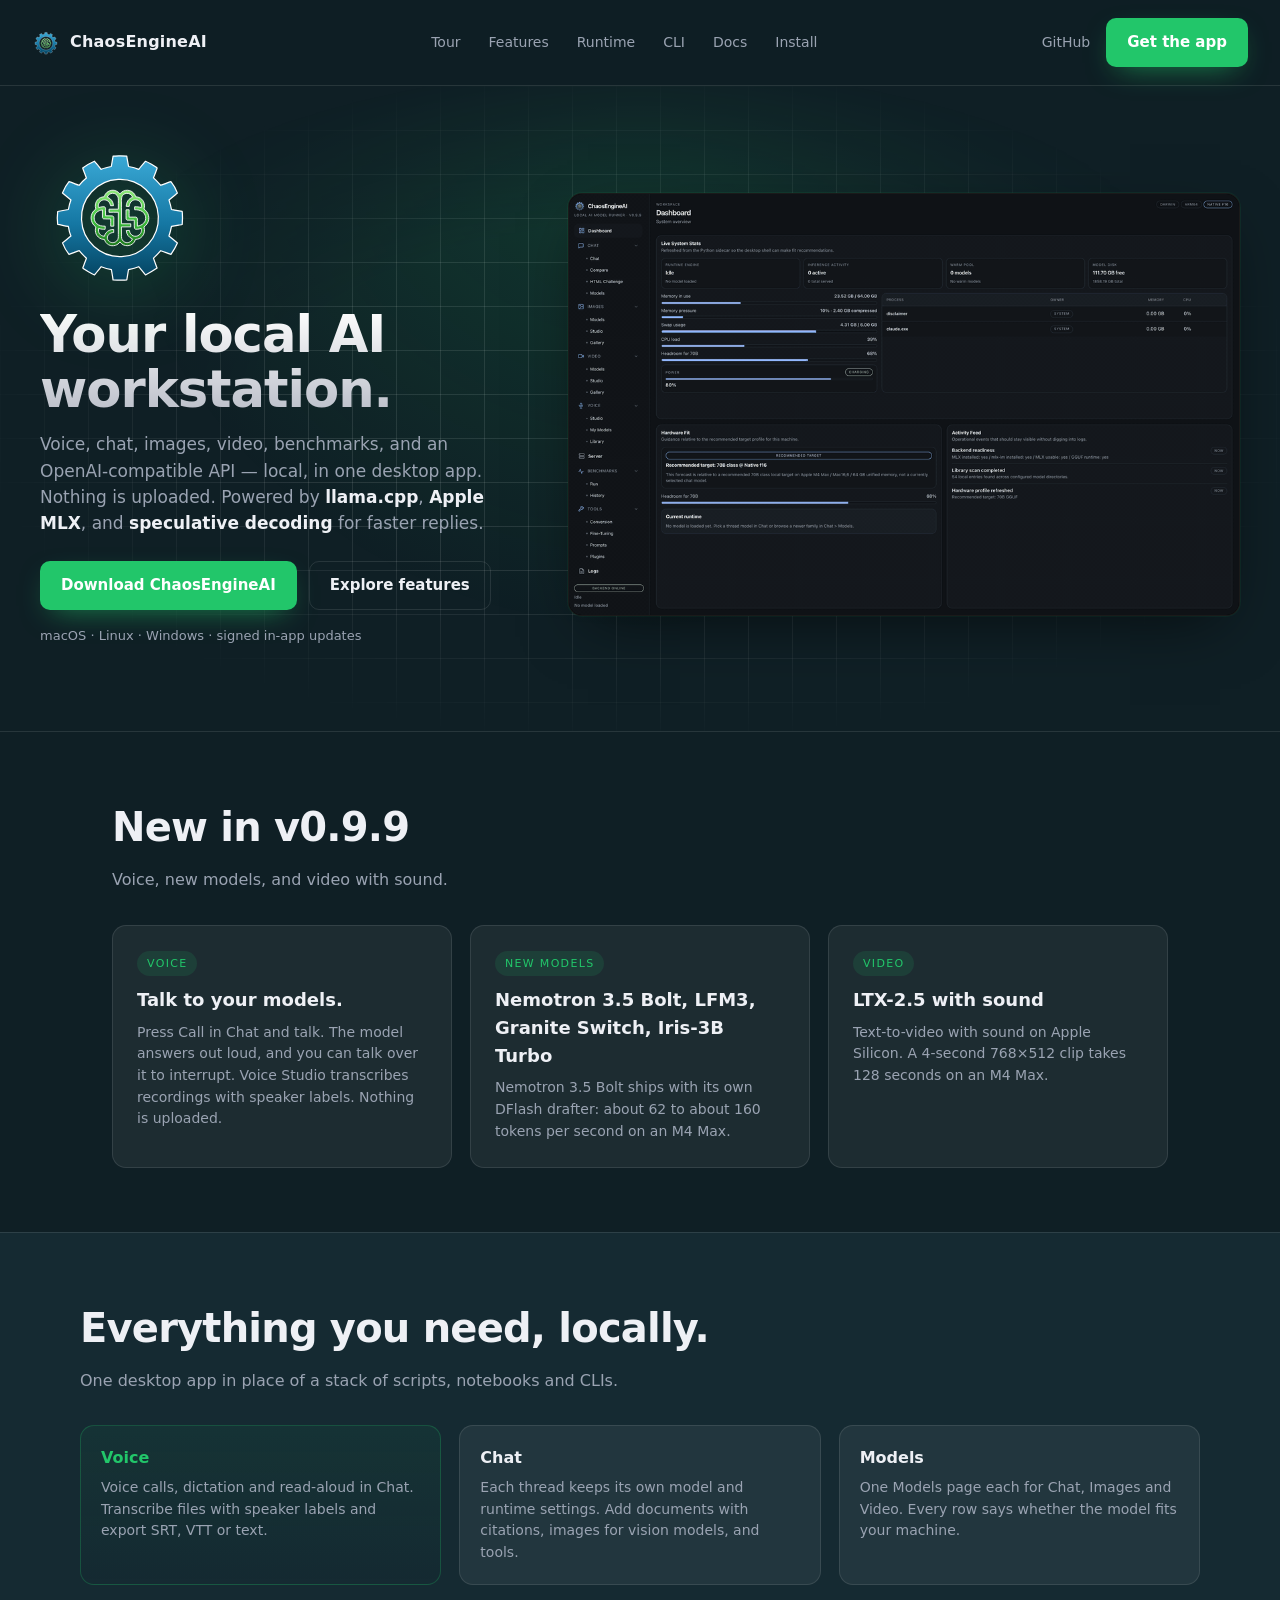
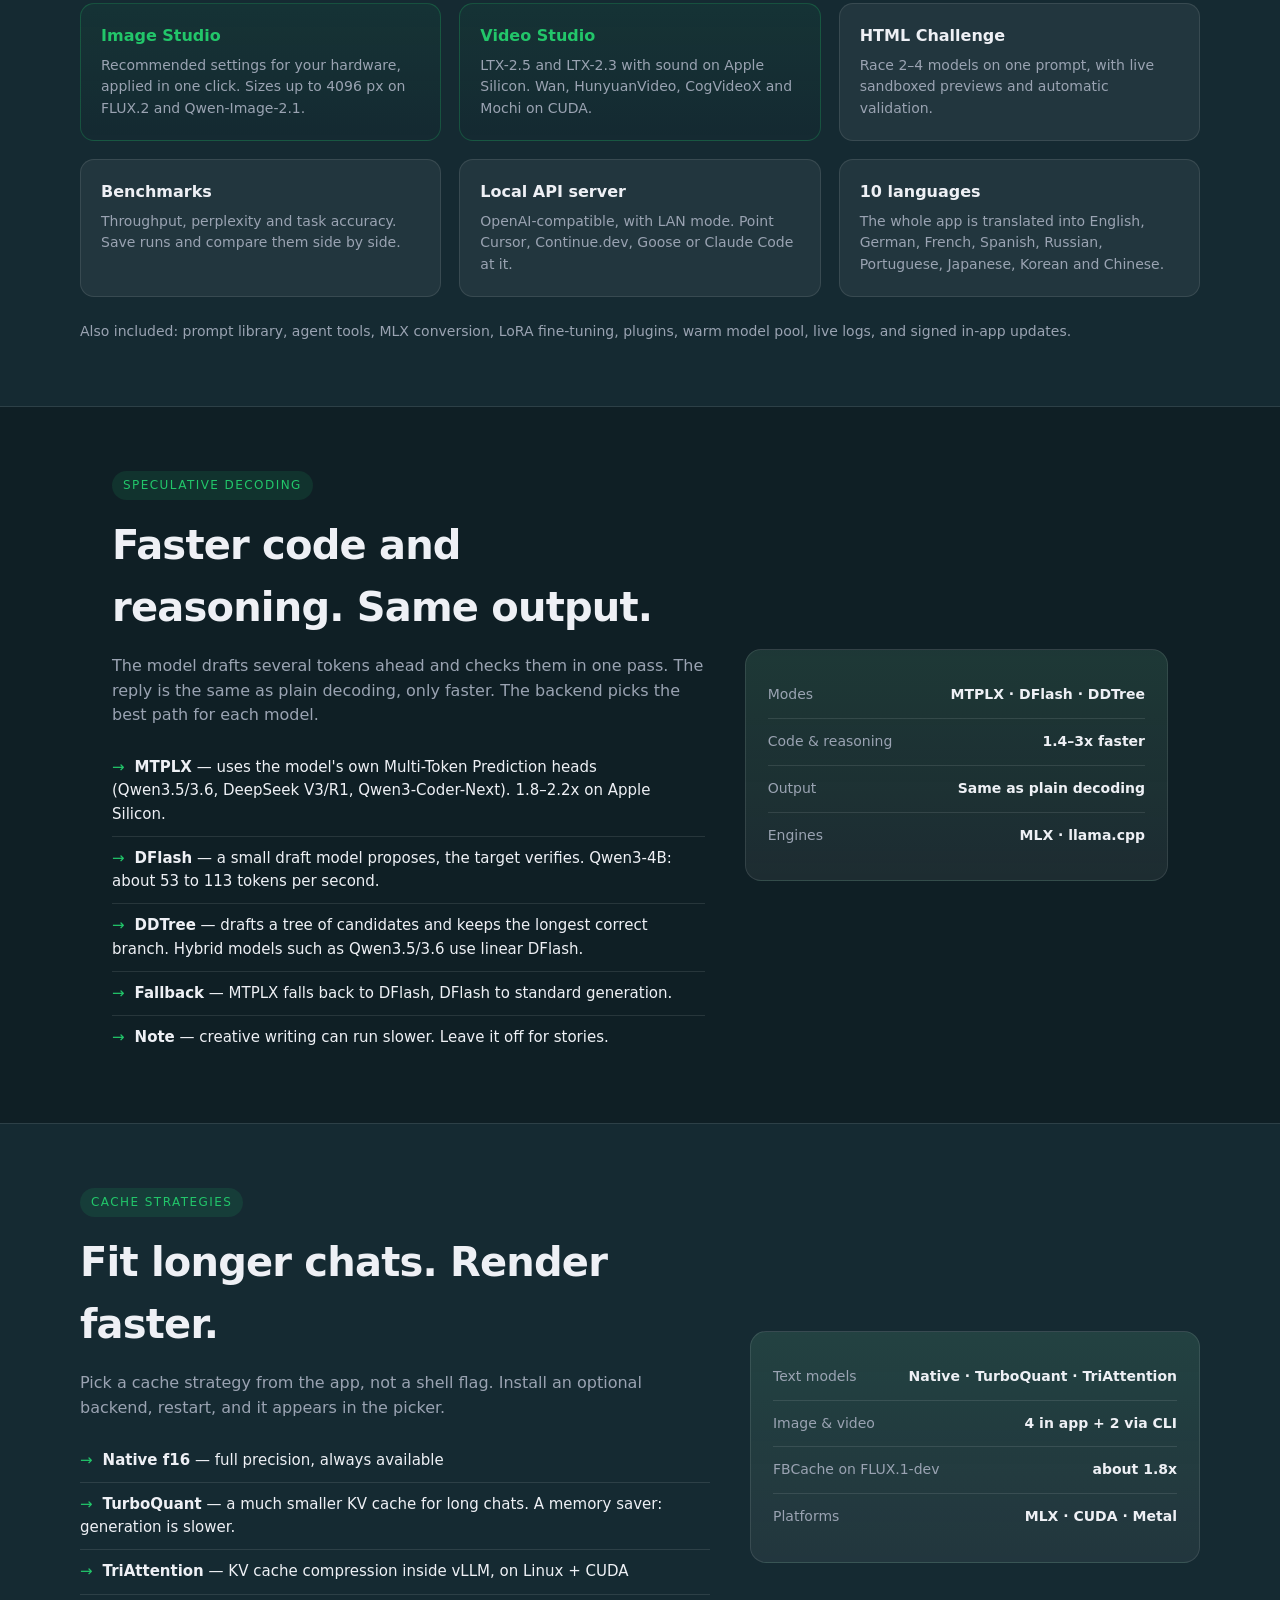
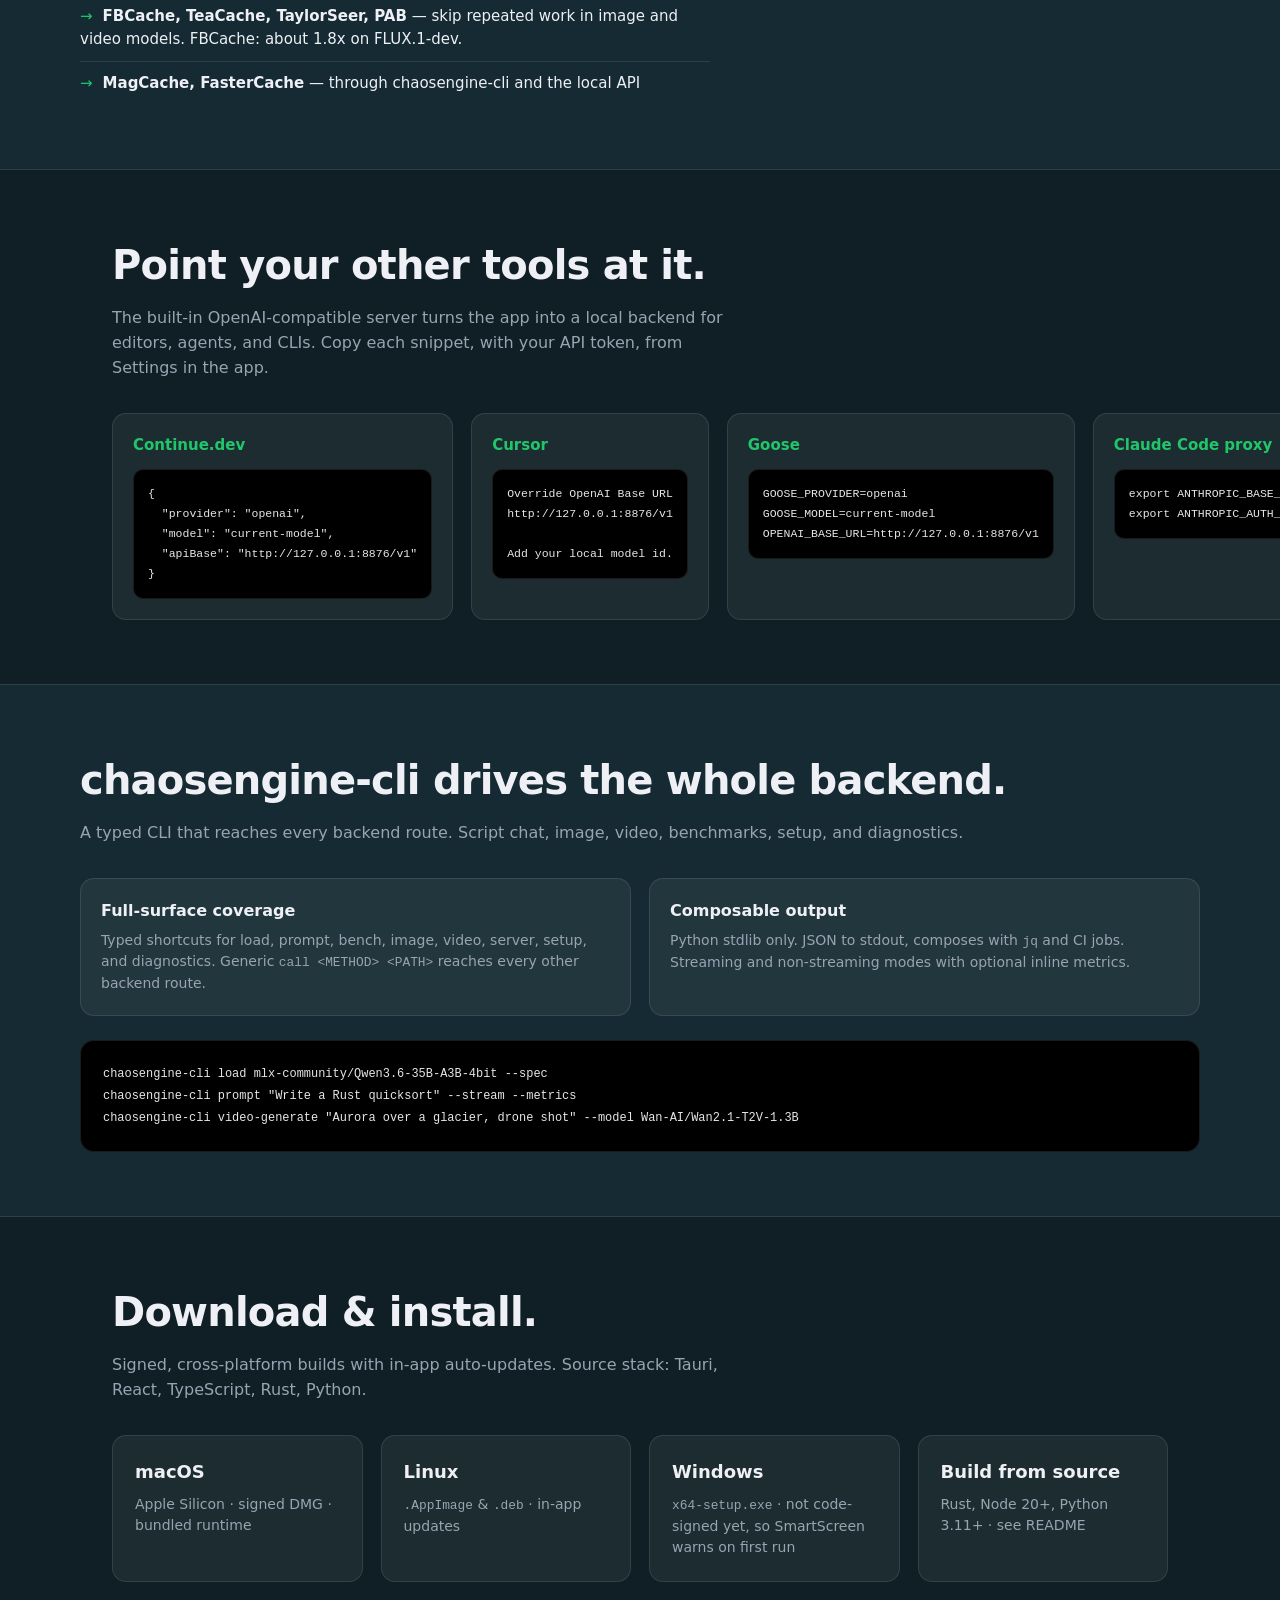
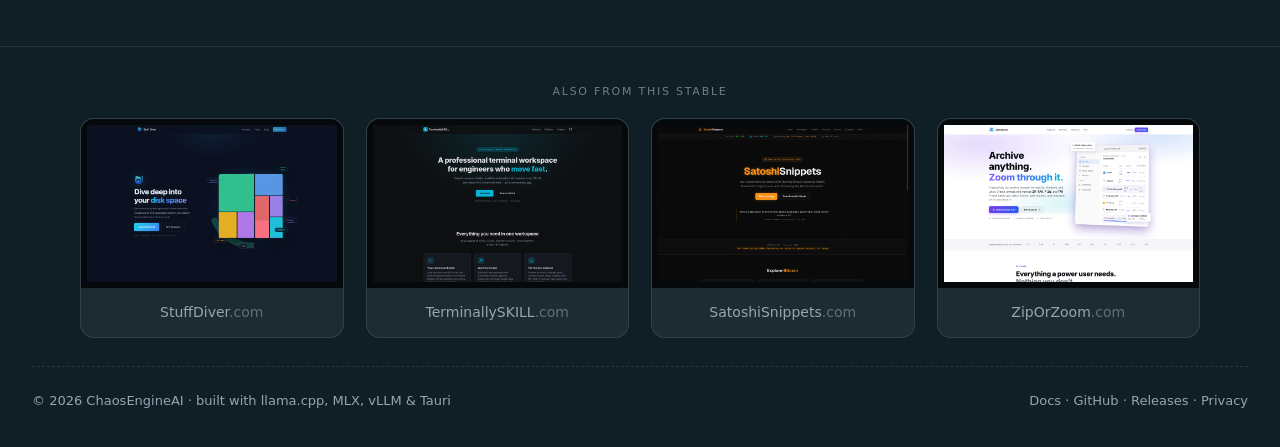
<file: index.html>
<!doctype html>
<html lang="en">
<head>
<meta charset="utf-8" />
<meta name="viewport" content="width=device-width,initial-scale=1" />
<title>ChaosEngineAI | Local AI control plane for chat, voice, images, video, and serving</title>
<meta
  name="description"
  content="ChaosEngineAI is a local-first desktop app for open-weight models. Talk to your models by voice, transcribe audio with speaker labels, chat, generate images and video (LTX with sound on Apple Silicon), benchmark, and expose an OpenAI-compatible API from one workspace. Nothing is uploaded. Speculative decoding via MTPLX, DFlash, and DDTree, plus a headless chaosengine-cli."
/>
<meta
  name="keywords"
  content="local AI, voice chat, speech to text, text to speech, transcription, speaker labels, MLX, llama.cpp, vLLM, MTPLX, MTP speculative decoding, DFlash, DDTree, speculative decoding, KV cache, image generation, video generation, LTX video, chaosengine-cli, OpenAI-compatible server"
/>
<link rel="icon" type="image/png" href="assets/logo-mark.png?v=2" />
<meta property="og:type" content="website" />
<meta property="og:title" content="ChaosEngineAI | Local AI control plane" />
<meta
  property="og:description"
  content="Voice calls, chat, image and video generation, benchmarks, prompts, plugins, and OpenAI-compatible serving from one local desktop workspace. Nothing is uploaded. DFlash and DDTree speculative decoding plus a headless CLI."
/>
<meta property="og:url" content="https://chaosengineai.com/" />
<meta property="og:image" content="https://chaosengineai.com/assets/og-image.png?v=2" />
<meta property="og:image:width" content="1200" />
<meta property="og:image:height" content="630" />
<meta name="twitter:card" content="summary_large_image" />
<meta name="twitter:title" content="ChaosEngineAI | Local AI control plane" />
<meta
  name="twitter:description"
  content="Local AI workstation for voice, chat, benchmarks, image and video generation, plugins, OpenAI-compatible serving, and a headless chaosengine-cli."
/>
<meta name="twitter:image" content="https://chaosengineai.com/assets/og-image.png?v=2" />
<link rel="stylesheet" href="styles.css?v=22" />
<script defer src="https://stats.leveluplogic.co.uk/script.js" data-website-id="379c7647-881b-4dd5-8f11-43a58fffd038" data-domains="chaosengineai.com,www.chaosengineai.com"></script>
</head>
<body>
<header class="nav">
  <a class="brand" href="#top">
    <img src="assets/logo-mark.svg?v=2" alt="" class="brand-mark" />
    <span>ChaosEngineAI</span>
  </a>
  <nav>
    <a href="#tour">Tour</a>
    <a href="#features">Features</a>
    <a href="#runtime">Runtime</a>
    <a href="#cli">CLI</a>
    <a href="https://github.com/cryptopoly/ChaosEngineAI/tree/main/docs" target="_blank" rel="noopener">Docs</a>
    <a href="#install">Install</a>
  </nav>
  <div class="nav-actions">
    <a class="nav-link" href="https://github.com/cryptopoly/ChaosEngineAI" target="_blank" rel="noopener">GitHub</a>
    <a class="btn primary" href="#download" data-download>Get the app</a>
  </div>
</header>

<main id="top">
  <section class="hero" id="tour">
    <div class="hero-split">
      <div class="hero-text">
        <img src="assets/logo-mark.svg?v=2" alt="ChaosEngineAI" class="hero-logo" />
        <h1>Your local AI workstation.</h1>
        <p class="lede">
          Voice, chat, images, video, benchmarks, and an OpenAI-compatible API &mdash; local, in one desktop app.
          Nothing is uploaded. Powered by <strong>llama.cpp</strong>, <strong>Apple MLX</strong>,
          and <strong>speculative decoding</strong> for faster replies.
        </p>
        <div class="cta">
          <a class="btn primary" href="#download" data-download>Download ChaosEngineAI</a>
          <a class="btn ghost" href="#features">Explore features</a>
        </div>
        <p class="sub">macOS &middot; Linux &middot; Windows &middot; signed in-app updates</p>
      </div>
      <div class="hero-gif">
        <div class="tour-frame">
          <picture>
            <source media="(max-width:880px)" srcset="assets/hero-mobile.jpg" />
            <img src="assets/tour.gif" alt="ChaosEngineAI walkthrough" />
          </picture>
        </div>
      </div>
    </div>
    <div class="grid-bg" aria-hidden="true"></div>
  </section>

  <section class="section" id="whats-new">
    <h2>New in v0.9.9</h2>
    <p class="section-lede">Voice, new models, and video with sound.</p>
    <div class="proof-grid">
      <div class="proof-card">
        <span class="tag">Voice</span>
        <strong>Talk to your models.</strong>
        <p>Press Call in Chat and talk. The model answers out loud, and you can talk over it to interrupt. Voice Studio transcribes recordings with speaker labels. Nothing is uploaded.</p>
      </div>
      <div class="proof-card">
        <span class="tag">New models</span>
        <strong>Nemotron 3.5 Bolt, LFM3, Granite Switch, Iris-3B Turbo</strong>
        <p>Nemotron 3.5 Bolt ships with its own DFlash drafter: about 62 to about 160 tokens per second on an M4 Max.</p>
      </div>
      <div class="proof-card">
        <span class="tag">Video</span>
        <strong>LTX-2.5 with sound</strong>
        <p>Text-to-video with sound on Apple Silicon. A 4-second 768&times;512 clip takes 128 seconds on an M4 Max.</p>
      </div>
    </div>
  </section>

  <section id="features" class="section dark">
    <h2>Everything you need, locally.</h2>
    <p class="section-lede">One desktop app in place of a stack of scripts, notebooks and CLIs.</p>
    <div class="features">
      <div class="feature accent"><h3>Voice</h3><p>Voice calls, dictation and read-aloud in Chat. Transcribe files with speaker labels and export SRT, VTT or text.</p></div>
      <div class="feature"><h3>Chat</h3><p>Each thread keeps its own model and runtime settings. Add documents with citations, images for vision models, and tools.</p></div>
      <div class="feature"><h3>Models</h3><p>One Models page each for Chat, Images and Video. Every row says whether the model fits your machine.</p></div>
      <div class="feature accent"><h3>Image Studio</h3><p>Recommended settings for your hardware, applied in one click. Sizes up to 4096&nbsp;px on FLUX.2 and Qwen-Image-2.1.</p></div>
      <div class="feature accent"><h3>Video Studio</h3><p>LTX-2.5 and LTX-2.3 with sound on Apple Silicon. Wan, HunyuanVideo, CogVideoX and Mochi on CUDA.</p></div>
      <div class="feature"><h3>HTML Challenge</h3><p>Race 2&ndash;4 models on one prompt, with live sandboxed previews and automatic validation.</p></div>
      <div class="feature"><h3>Benchmarks</h3><p>Throughput, perplexity and task accuracy. Save runs and compare them side by side.</p></div>
      <div class="feature"><h3>Local API server</h3><p>OpenAI-compatible, with LAN mode. Point Cursor, Continue.dev, Goose or Claude Code at it.</p></div>
      <div class="feature"><h3>10 languages</h3><p>The whole app is translated into English, German, French, Spanish, Russian, Portuguese, Japanese, Korean and Chinese.</p></div>
    </div>
    <p class="also">Also included: prompt library, agent tools, MLX conversion, LoRA fine-tuning, plugins, warm model pool, live logs, and signed in-app updates.</p>
  </section>

  <section id="runtime" class="section">
    <div class="tq">
      <div>
        <span class="tag">Speculative decoding</span>
        <h2>Faster code and reasoning. Same output.</h2>
        <p>
          The model drafts several tokens ahead and checks them in one pass. The reply is the same as
          plain decoding, only faster. The backend picks the best path for each model.
        </p>
        <ul class="bullets">
          <li><strong>MTPLX</strong> &mdash; uses the model's own Multi-Token Prediction heads (Qwen3.5/3.6, DeepSeek V3/R1, Qwen3-Coder-Next). 1.8&ndash;2.2x on Apple Silicon.</li>
          <li><strong>DFlash</strong> &mdash; a small draft model proposes, the target verifies. Qwen3-4B: about 53 to 113 tokens per second.</li>
          <li><strong>DDTree</strong> &mdash; drafts a tree of candidates and keeps the longest correct branch. Hybrid models such as Qwen3.5/3.6 use linear DFlash.</li>
          <li><strong>Fallback</strong> &mdash; MTPLX falls back to DFlash, DFlash to standard generation.</li>
          <li><strong>Note</strong> &mdash; creative writing can run slower. Leave it off for stories.</li>
        </ul>
      </div>
      <div class="card">
        <div class="card-row"><span>Modes</span><strong>MTPLX &middot; DFlash &middot; DDTree</strong></div>
        <div class="card-row"><span>Code &amp; reasoning</span><strong>1.4&ndash;3x faster</strong></div>
        <div class="card-row"><span>Output</span><strong>Same as plain decoding</strong></div>
        <div class="card-row"><span>Engines</span><strong>MLX &middot; llama.cpp</strong></div>
      </div>
    </div>
  </section>

  <section class="section dark">
    <div class="tq">
      <div>
        <span class="tag">Cache strategies</span>
        <h2>Fit longer chats. Render faster.</h2>
        <p>
          Pick a cache strategy from the app, not a shell flag. Install an optional backend, restart,
          and it appears in the picker.
        </p>
        <ul class="bullets">
          <li><strong>Native f16</strong> &mdash; full precision, always available</li>
          <li><strong>TurboQuant</strong> &mdash; a much smaller KV cache for long chats. A memory saver: generation is slower.</li>
          <li><strong>TriAttention</strong> &mdash; KV cache compression inside vLLM, on Linux + CUDA</li>
          <li><strong>FBCache, TeaCache, TaylorSeer, PAB</strong> &mdash; skip repeated work in image and video models. FBCache: about 1.8x on FLUX.1-dev.</li>
          <li><strong>MagCache, FasterCache</strong> &mdash; through chaosengine-cli and the local API</li>
        </ul>
      </div>
      <div class="card">
        <div class="card-row"><span>Text models</span><strong>Native &middot; TurboQuant &middot; TriAttention</strong></div>
        <div class="card-row"><span>Image &amp; video</span><strong>4 in app + 2 via CLI</strong></div>
        <div class="card-row"><span>FBCache on FLUX.1-dev</span><strong>about 1.8x</strong></div>
        <div class="card-row"><span>Platforms</span><strong>MLX &middot; CUDA &middot; Metal</strong></div>
      </div>
    </div>
  </section>

  <section id="integrations" class="section">
    <h2>Point your other tools at it.</h2>
    <p class="section-lede">The built-in OpenAI-compatible server turns the app into a local backend for editors, agents, and CLIs. Copy each snippet, with your API token, from Settings in the app.</p>
    <div class="integration-grid">
      <div class="integration-card">
        <h3>Continue.dev</h3>
        <pre><code>{
  "provider": "openai",
  "model": "current-model",
  "apiBase": "http://127.0.0.1:8876/v1"
}</code></pre>
      </div>
      <div class="integration-card">
        <h3>Cursor</h3>
        <pre><code>Override OpenAI Base URL
http://127.0.0.1:8876/v1

Add your local model id.</code></pre>
      </div>
      <div class="integration-card">
        <h3>Goose</h3>
        <pre><code>GOOSE_PROVIDER=openai
GOOSE_MODEL=current-model
OPENAI_BASE_URL=http://127.0.0.1:8876/v1</code></pre>
      </div>
      <div class="integration-card">
        <h3>Claude Code proxy</h3>
        <pre><code>export ANTHROPIC_BASE_URL=http://127.0.0.1:8876/v1
export ANTHROPIC_AUTH_TOKEN=&lt;your-api-token&gt;</code></pre>
      </div>
    </div>
  </section>

  <section id="cli" class="section dark">
    <h2>chaosengine-cli drives the whole backend.</h2>
    <p class="section-lede">A typed CLI that reaches every backend route. Script chat, image, video, benchmarks, setup, and diagnostics.</p>
    <div class="cli-grid">
      <div class="feature">
        <h3>Full-surface coverage</h3>
        <p>Typed shortcuts for load, prompt, bench, image, video, server, setup, and diagnostics. Generic <code>call &lt;METHOD&gt; &lt;PATH&gt;</code> reaches every other backend route.</p>
      </div>
      <div class="feature">
        <h3>Composable output</h3>
        <p>Python stdlib only. JSON to stdout, composes with <code>jq</code> and CI jobs. Streaming and non-streaming modes with optional inline metrics.</p>
      </div>
    </div>
    <div class="cli-example">
      <pre><code>chaosengine-cli load mlx-community/Qwen3.6-35B-A3B-4bit --spec
chaosengine-cli prompt "Write a Rust quicksort" --stream --metrics
chaosengine-cli video-generate "Aurora over a glacier, drone shot" --model Wan-AI/Wan2.1-T2V-1.3B</code></pre>
    </div>
  </section>

  <section id="install" class="section">
    <h2 id="download">Download &amp; install.</h2>
    <p class="section-lede">Signed, cross-platform builds with in-app auto-updates. Source stack: Tauri, React, TypeScript, Rust, Python.</p>
    <div class="dl-grid dl-grid-4">
      <a class="dl-tile" href="https://github.com/cryptopoly/ChaosEngineAI/releases/latest"><h3>macOS</h3><p>Apple Silicon &middot; signed DMG &middot; bundled runtime</p></a>
      <a class="dl-tile" href="https://github.com/cryptopoly/ChaosEngineAI/releases/latest"><h3>Linux</h3><p><code>.AppImage</code> &amp; <code>.deb</code> &middot; in-app updates</p></a>
      <a class="dl-tile" href="https://github.com/cryptopoly/ChaosEngineAI/releases/latest"><h3>Windows</h3><p><code>x64-setup.exe</code> &middot; not code-signed yet, so SmartScreen warns on first run</p></a>
      <a class="dl-tile" href="https://github.com/cryptopoly/ChaosEngineAI#readme"><h3>Build from source</h3><p>Rust, Node 20+, Python 3.11+ &middot; see README</p></a>
    </div>
  </section>
</main>

<footer>
  <div class="sister-sites" data-show="true">
    <div class="sister-label">Also from this stable</div>
    <div class="sister-list" style="grid-template-columns:repeat(4,minmax(0,1fr))">
      <a href="https://stuffdiver.com" target="_blank" rel="noopener">
        <div class="sister-thumb"><img src="othersites/StuffDiver.png" alt="" loading="lazy" /></div>
        <div class="sister-name">StuffDiver<span>.com</span></div>
      </a>
      <a href="https://terminallyskill.com" target="_blank" rel="noopener">
        <div class="sister-thumb"><img src="othersites/TerminallySKILL.png" alt="" loading="lazy" /></div>
        <div class="sister-name">TerminallySKILL<span>.com</span></div>
      </a>
      <a href="https://satoshisnippets.com" target="_blank" rel="noopener">
        <div class="sister-thumb"><img src="othersites/SatoshiSnippets.png" alt="" loading="lazy" /></div>
        <div class="sister-name">SatoshiSnippets<span>.com</span></div>
      </a>
      <a href="https://ziporzoom.com" target="_blank" rel="noopener">
        <div class="sister-thumb"><img src="othersites/ZipOrZoom.png" alt="" loading="lazy" /></div>
        <div class="sister-name">ZipOrZoom<span>.com</span></div>
      </a>
    </div>
  </div>
  <div class="foot-main">
    <div>&copy; <span id="y"></span> ChaosEngineAI &middot; built with llama.cpp, MLX, vLLM &amp; Tauri</div>
    <div><a href="https://github.com/cryptopoly/ChaosEngineAI/tree/main/docs">Docs</a> &middot; <a href="https://github.com/cryptopoly/ChaosEngineAI">GitHub</a> &middot; <a href="https://github.com/cryptopoly/ChaosEngineAI/releases">Releases</a> &middot; <a href="privacy.html">Privacy</a></div>
  </div>
</footer>
<script>
  document.getElementById('y').textContent = new Date().getFullYear();
  if (new URLSearchParams(location.search).has('nositer')) {
    document.querySelector('.sister-sites')?.setAttribute('data-show','false');
  }
</script>
<script defer src="download.js?v=3"></script>
</body>
</html>
</file>
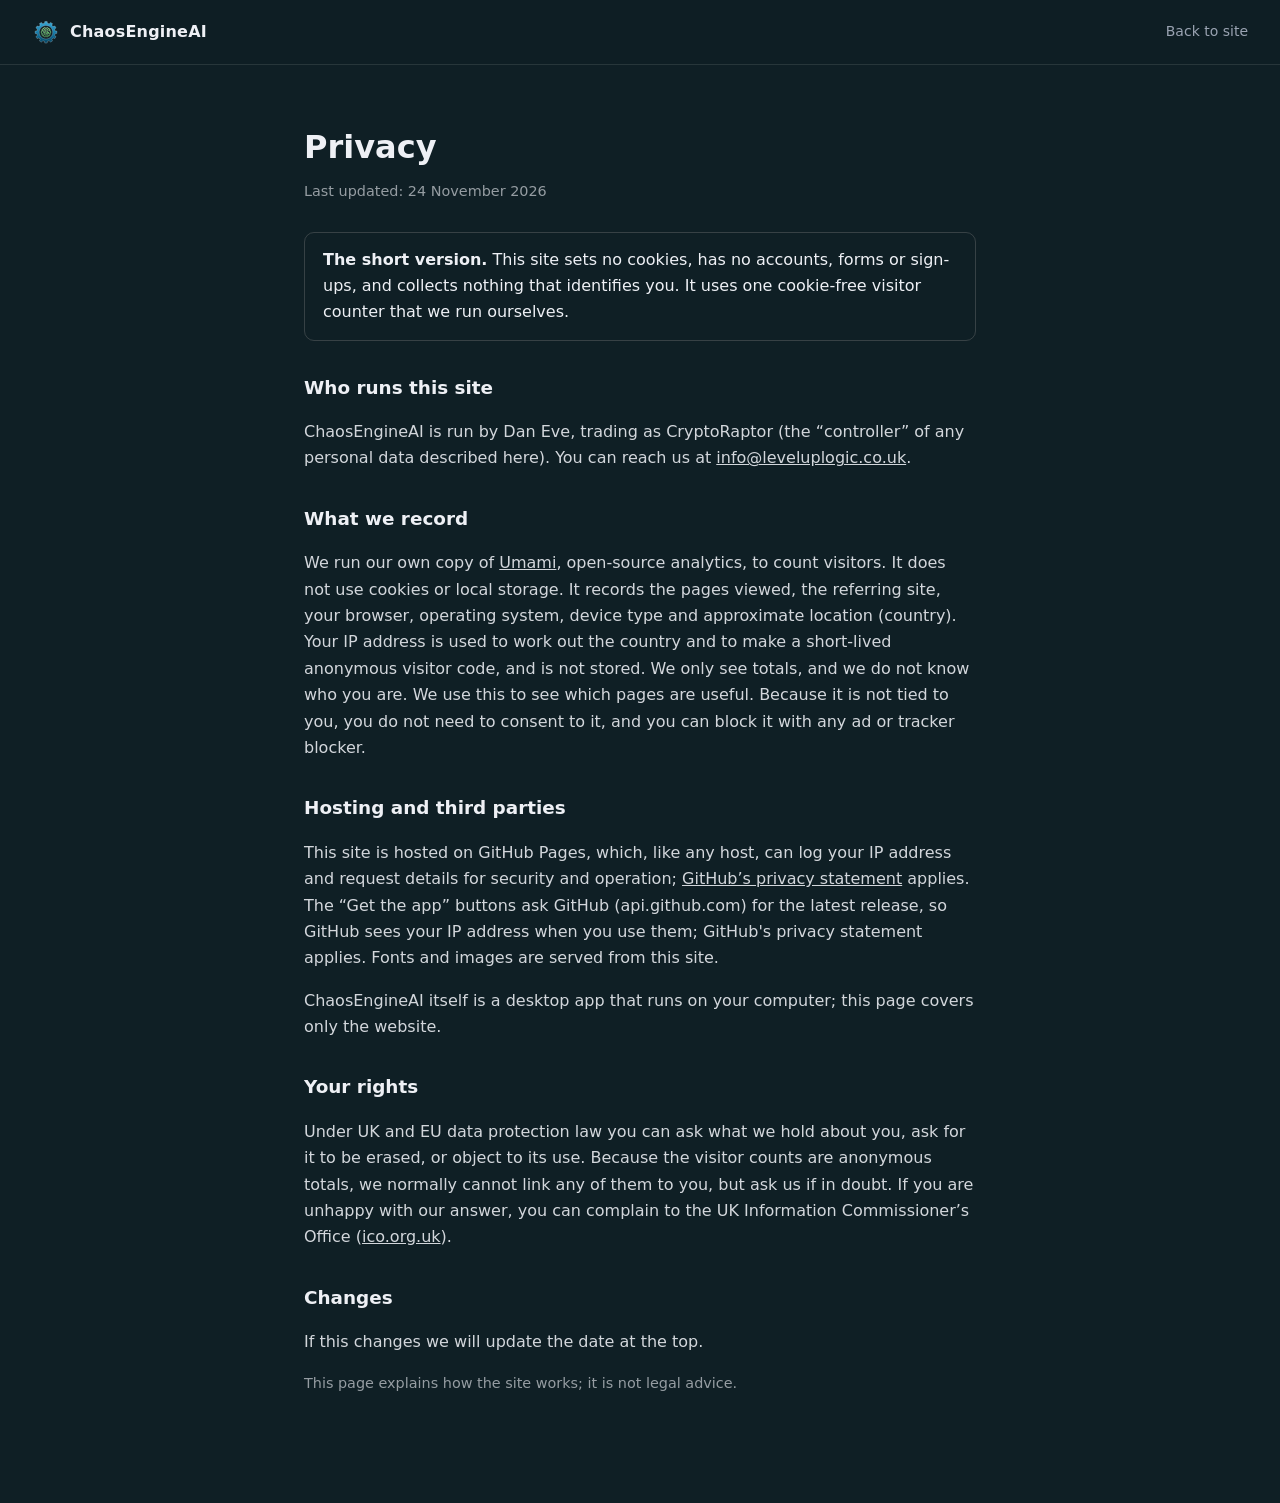
<file: privacy.html>
<!doctype html>
<html lang="en">
<head>
<meta charset="utf-8" />
<meta name="viewport" content="width=device-width,initial-scale=1" />
<title>Privacy | ChaosEngineAI</title>
<meta name="description" content="What ChaosEngineAI's website records about visits: no cookies, no accounts, one cookie-free visitor counter." />
<meta name="robots" content="index, follow" />
<link rel="icon" type="image/png" href="assets/logo-mark.png?v=2" />
<link rel="stylesheet" href="styles.css?v=22" />
<style>
.legal-page{max-width:720px;margin:0 auto;padding:56px 24px 80px;line-height:1.65}
.legal-page h1{font-size:2rem;margin:0 0 6px}
.legal-page h2{font-size:1.15rem;margin:32px 0 8px}
.legal-page p,.legal-page li{opacity:.88}
.legal-page a{text-decoration:underline}
.legal-page .meta{opacity:.6;font-size:.9rem;margin:0 0 28px}
.legal-page .box{border:1px solid rgba(128,128,128,.35);border-radius:10px;padding:14px 18px;margin:0 0 8px}
</style>
<script defer src="https://stats.leveluplogic.co.uk/script.js" data-website-id="379c7647-881b-4dd5-8f11-43a58fffd038" data-domains="chaosengineai.com,www.chaosengineai.com"></script>
</head>
<body>
<header class="nav"><a class="brand" href="index.html"><img src="assets/logo-mark.svg?v=2" alt="" class="brand-mark" /><span>ChaosEngineAI</span></a><div class="nav-actions"><a class="nav-link" href="index.html">Back to site</a></div></header>
<main class="legal-page">
<h1>Privacy</h1>
<p class="meta">Last updated: 24 November 2026</p>
<div class="box"><strong>The short version.</strong> This site sets no cookies, has no accounts, forms or sign-ups, and collects nothing that identifies you. It uses one cookie-free visitor counter that we run ourselves.</div>

<h2>Who runs this site</h2>
<p>ChaosEngineAI is run by Dan Eve, trading as CryptoRaptor (the &ldquo;controller&rdquo; of any personal data described here). You can reach us at <a href="mailto:info@leveluplogic.co.uk">info@leveluplogic.co.uk</a>.</p>

<h2>What we record</h2>
<p>We run our own copy of <a href="https://umami.is/" target="_blank" rel="noopener">Umami</a>, open-source analytics, to count visitors. It does not use cookies or local storage. It records the pages viewed, the referring site, your browser, operating system, device type and approximate location (country). Your IP address is used to work out the country and to make a short-lived anonymous visitor code, and is not stored. We only see totals, and we do not know who you are. We use this to see which pages are useful. Because it is not tied to you, you do not need to consent to it, and you can block it with any ad or tracker blocker.</p>

<h2>Hosting and third parties</h2>
<p>This site is hosted on GitHub Pages, which, like any host, can log your IP address and request details for security and operation; <a href="https://docs.github.com/en/site-policy/privacy-policies/github-general-privacy-statement" target="_blank" rel="noopener">GitHub&rsquo;s privacy statement</a> applies. The &ldquo;Get the app&rdquo; buttons ask GitHub (api.github.com) for the latest release, so GitHub sees your IP address when you use them; GitHub's privacy statement applies. Fonts and images are served from this site.</p>
<p>ChaosEngineAI itself is a desktop app that runs on your computer; this page covers only the website.</p>

<h2>Your rights</h2>
<p>Under UK and EU data protection law you can ask what we hold about you, ask for it to be erased, or object to its use. Because the visitor counts are anonymous totals, we normally cannot link any of them to you, but ask us if in doubt. If you are unhappy with our answer, you can complain to the UK Information Commissioner&rsquo;s Office (<a href="https://ico.org.uk/" target="_blank" rel="noopener">ico.org.uk</a>).</p>

<h2>Changes</h2>
<p>If this changes we will update the date at the top.</p>
<p class="meta">This page explains how the site works; it is not legal advice.</p>
</main>
</body>
</html>
</file>
<file: styles.css>
:root{
  --bg:#0f1f25;
  --bg-2:#152a32;
  --fg:#eef0f5;
  --muted:#9aa3b2;
  --accent:#22c66a;
  --accent-2:#ffb199;
  --line:rgba(255,255,255,.1);
  --card:rgba(255,255,255,.06);
}
*{box-sizing:border-box}
html{scroll-behavior:smooth}
html,body{margin:0;padding:0;background:var(--bg);color:var(--fg);font-family:-apple-system,BlinkMacSystemFont,"SF Pro Display","Inter",system-ui,sans-serif;-webkit-font-smoothing:antialiased;line-height:1.55}
a{color:inherit;text-decoration:none}
img{max-width:100%;display:block}
code{font-family:"SF Mono",ui-monospace,Menlo,monospace;font-size:.92em}
pre{margin:0}

.nav{position:sticky;top:0;z-index:10;display:flex;align-items:center;justify-content:space-between;padding:18px 32px;background:rgba(15,31,37,.75);backdrop-filter:blur(12px);border-bottom:1px solid var(--line)}
.brand{display:flex;align-items:center;gap:10px;font-weight:600;letter-spacing:.2px}
.brand-mark{width:28px;height:28px}
.nav nav{display:flex;gap:28px}
.nav nav a{color:var(--muted);font-size:14px;transition:color .2s}
.nav nav a:hover{color:var(--fg)}
.nav-actions{display:flex;align-items:center;gap:16px}
.nav-link{color:var(--muted);font-size:14px;transition:color .2s}
.nav-link:hover{color:var(--fg)}

.hero{position:relative;padding:64px 32px 72px;overflow:hidden;border-bottom:1px solid var(--line)}
.hero-split{position:relative;z-index:1;max-width:1200px;margin:0 auto;display:grid;grid-template-columns:1fr 1.4fr;gap:48px;align-items:center}
.hero-text{display:flex;flex-direction:column;align-items:flex-start}
.hero-logo{width:min(160px,40%);margin:0 0 24px;filter:drop-shadow(0 12px 40px rgba(34,198,106,.35))}
.hero h1{font-size:clamp(32px,4vw,52px);line-height:1.08;margin:0 0 14px;letter-spacing:-.02em;background:linear-gradient(180deg,#fff,#b9bdc8);-webkit-background-clip:text;background-clip:text;color:transparent}
.lede{font-size:17px;color:var(--muted);margin:0 0 24px}
.lede strong{color:var(--fg)}
.hero-gif{min-width:0}
.cta{display:flex;gap:12px;flex-wrap:wrap}
.btn{display:inline-block;padding:12px 20px;border-radius:10px;font-weight:600;font-size:15px;border:1px solid transparent;transition:transform .15s,background .2s,border-color .2s}
.btn.primary{background:var(--accent);color:#fff;box-shadow:0 10px 30px -12px rgba(34,198,106,.7)}
.btn.primary:hover{transform:translateY(-1px)}
.btn.ghost{border-color:var(--line);color:var(--fg)}
.btn.ghost:hover{border-color:rgba(255,255,255,.25)}
.sub{margin-top:16px;font-size:13px;color:var(--muted)}

.grid-bg{position:absolute;inset:0;background-image:radial-gradient(circle at 50% 0%,rgba(34,198,106,.18),transparent 60%),linear-gradient(var(--line) 1px,transparent 1px),linear-gradient(90deg,var(--line) 1px,transparent 1px);background-size:auto,44px 44px,44px 44px;mask-image:radial-gradient(ellipse at center,#000 40%,transparent 75%)}

.section{padding:64px 32px;max-width:1120px;margin:0 auto}
.section.dark{max-width:none;background:var(--bg-2);border-top:1px solid var(--line);border-bottom:1px solid var(--line)}
.section.dark > *{max-width:1120px;margin-left:auto;margin-right:auto}
.section h2{font-size:clamp(28px,3.5vw,40px);margin:0 0 10px;letter-spacing:-.02em}
.section-lede{color:var(--muted);font-size:16px;max-width:640px;margin:0 0 32px}

.proof-grid{display:grid;grid-template-columns:repeat(3,1fr);gap:18px}
.proof-card{background:var(--card);border:1px solid var(--line);border-radius:14px;padding:24px}
.proof-card .tag{display:inline-block;font-size:11px;letter-spacing:.12em;text-transform:uppercase;color:var(--accent);background:rgba(34,198,106,.12);padding:4px 10px;border-radius:999px;margin-bottom:10px}
.proof-card strong{display:block;font-size:18px;margin-bottom:8px}
.proof-card p{margin:0;color:var(--muted);font-size:14px;line-height:1.55}

.features{display:grid;grid-template-columns:repeat(3,1fr);gap:18px}
.feature{background:var(--card);border:1px solid var(--line);border-radius:14px;padding:20px;transition:border-color .2s,transform .2s}
.feature:hover{border-color:rgba(34,198,106,.45);transform:translateY(-2px)}
.feature h3{margin:0 0 6px;font-size:16px}
.feature p{margin:0;color:var(--muted);font-size:14px;line-height:1.55}
.feature.accent{border-color:rgba(34,198,106,.25);background:linear-gradient(180deg,rgba(34,198,106,.06),transparent)}
.feature.accent h3{color:var(--accent)}

.also{margin:24px 0 0;color:var(--muted);font-size:14px}

.tq{display:grid;grid-template-columns:1.4fr 1fr;gap:40px;align-items:center}
.tag{display:inline-block;font-size:12px;letter-spacing:.12em;text-transform:uppercase;color:var(--accent);background:rgba(34,198,106,.12);padding:5px 11px;border-radius:999px;margin-bottom:14px}
.tq h2{margin-top:0}
.tq p{color:var(--muted);font-size:16px}
.bullets{padding:0;margin:18px 0 0;list-style:none}
.bullets li{padding:10px 0;border-bottom:1px solid var(--line);font-size:15px}
.bullets li:before{content:"→";color:var(--accent);margin-right:10px}
.bullets li:last-child{border-bottom:0}
.bullets li strong{color:var(--fg)}
.card{background:linear-gradient(180deg,rgba(34,198,106,.08),transparent),var(--card);border:1px solid var(--line);border-radius:16px;padding:22px}
.card-row{display:flex;justify-content:space-between;padding:12px 0;border-bottom:1px solid var(--line);font-size:14px}
.card-row:last-child{border-bottom:0}
.card-row span{color:var(--muted)}

.integration-grid{display:grid;grid-template-columns:repeat(4,1fr);gap:18px}
.integration-card{background:var(--card);border:1px solid var(--line);border-radius:14px;padding:20px;transition:border-color .2s}
.integration-card:hover{border-color:rgba(34,198,106,.45)}
.integration-card h3{margin:0 0 12px;font-size:15px;color:var(--accent)}
.integration-card pre{background:#000;border:1px solid var(--line);border-radius:10px;padding:14px;overflow:auto;font-size:12.5px;line-height:1.6;color:#e6e6e6}

.cli-grid{display:grid;grid-template-columns:repeat(2,1fr);gap:18px;margin-bottom:24px}
.cli-example pre{background:#000;border:1px solid var(--line);border-radius:14px;padding:22px;overflow:auto;font-size:13px;line-height:1.7;color:#e6e6e6}

.tour-frame{border:1px solid var(--line);border-radius:14px;overflow:hidden;background:#000;box-shadow:0 20px 60px -20px rgba(0,0,0,.6),0 0 0 1px rgba(34,198,106,.08)}
.tour-frame img{display:block;width:100%;height:auto}

.dl-grid{display:grid;grid-template-columns:repeat(3,1fr);gap:18px}
.dl-grid.dl-grid-4{grid-template-columns:repeat(4,1fr)}
.dl-tile{display:block;background:var(--card);border:1px solid var(--line);border-radius:14px;padding:22px;text-decoration:none;color:var(--fg);transition:border-color .2s,transform .15s,background .2s}
.dl-tile:hover{border-color:rgba(34,198,106,.5);transform:translateY(-2px);background:rgba(34,198,106,.04)}
.dl-tile h3{margin:0 0 8px;font-size:18px}
.dl-tile p{margin:0;color:var(--muted);font-size:14px}

footer{padding:36px 32px;border-top:1px solid var(--line);color:var(--muted);font-size:13px;display:flex;flex-direction:column;gap:24px}
.foot-main{display:flex;justify-content:space-between;flex-wrap:wrap;gap:10px}
.foot-main a{color:var(--muted);transition:color .15s}
.foot-main a:hover{color:var(--fg)}
.sister-sites{border-bottom:1px dashed var(--line);padding-bottom:28px;display:flex;flex-direction:column;gap:18px;align-items:center;text-align:center}
.sister-sites[data-show="false"]{display:none}
.sister-label{font-size:11px;letter-spacing:.16em;text-transform:uppercase;color:var(--muted);opacity:.7}
.sister-list{display:grid;grid-template-columns:repeat(3,minmax(0,1fr));gap:22px;width:100%;max-width:1120px}
.sister-list a{display:block;background:var(--card);border:1px solid var(--line);border-radius:14px;overflow:hidden;text-decoration:none;color:var(--muted);transition:border-color .2s,transform .15s,color .15s}
.sister-list a:hover{border-color:rgba(34,198,106,.5);transform:translateY(-2px);color:var(--fg)}
.sister-thumb{width:100%;background:#05090b;padding:6px;display:block}
.sister-thumb img{display:block;width:100%;height:auto}
.sister-name{padding:14px 16px;font-size:14px;font-weight:500;text-align:center}
.sister-name span{opacity:.55}

/* Download modal */
.dl-modal{position:fixed;inset:0;background:rgba(0,0,0,.78);backdrop-filter:blur(8px);z-index:100;display:none;align-items:center;justify-content:center;padding:20px;animation:dl-fade .18s ease-out}
.dl-modal.open{display:flex}
@keyframes dl-fade{from{opacity:0}to{opacity:1}}
.dl-card{background:#10232b;border:1px solid var(--line);border-radius:18px;width:100%;max-width:520px;max-height:calc(100vh - 40px);display:flex;flex-direction:column;box-shadow:0 30px 80px -20px rgba(0,0,0,.6)}
.dl-head{display:flex;align-items:center;justify-content:space-between;padding:22px 24px 10px}
.dl-head h3{margin:0;font-size:22px;letter-spacing:-.01em}
.dl-close{background:none;border:0;color:var(--muted);font-size:28px;line-height:1;cursor:pointer;padding:4px 8px;border-radius:8px;transition:color .15s,background .15s}
.dl-close:hover{color:var(--fg);background:rgba(255,255,255,.06)}
.dl-body{padding:4px 24px 22px;overflow-y:auto;display:flex;flex-direction:column;gap:10px}
.dl-lede{margin:0;color:var(--muted);font-size:14px}
.dl-version{font-size:12px;color:var(--accent);background:rgba(34,198,106,.1);border:1px solid rgba(34,198,106,.28);padding:6px 10px;border-radius:999px;align-self:flex-start;font-family:"SF Mono",ui-monospace,Menlo,monospace}
.dl-status{padding:10px 14px;border-radius:10px;font-size:13.5px;font-weight:500}
.dl-status-loading{background:rgba(34,198,106,.08);border:1px solid rgba(34,198,106,.3);color:#8ee5b0}
.dl-status-done{background:rgba(34,198,106,.12);border:1px solid rgba(34,198,106,.45);color:#a9ecc2}
.dl-rec-label{font-size:11px;font-weight:700;color:var(--accent);letter-spacing:.14em;text-transform:uppercase;margin-top:4px}
.dl-plat{display:flex;align-items:center;gap:14px;width:100%;padding:14px;background:rgba(255,255,255,.03);border:1px solid var(--line);border-radius:12px;color:var(--fg);font:inherit;text-align:left;cursor:pointer;transition:border-color .2s,background .2s,transform .15s}
.dl-plat:hover:not(:disabled){border-color:rgba(34,198,106,.5);background:rgba(34,198,106,.05)}
.dl-plat:disabled{opacity:.55;cursor:not-allowed}
.dl-plat-highlight{border-color:rgba(34,198,106,.55);background:linear-gradient(180deg,rgba(34,198,106,.08),transparent)}
.dl-plat-icon{width:42px;height:42px;border-radius:10px;background:rgba(255,255,255,.06);display:flex;align-items:center;justify-content:center;font-size:22px;flex-shrink:0}
.dl-plat-body{flex:1;min-width:0}
.dl-plat-title{font-weight:600;font-size:15px}
.dl-plat-accent{font-weight:400;font-size:12.5px;color:var(--accent);margin-left:4px}
.dl-plat-sub{font-size:13px;color:var(--muted);margin-top:2px;white-space:nowrap;overflow:hidden;text-overflow:ellipsis}
.dl-plat-arrow{font-size:18px;color:var(--muted);flex-shrink:0;transition:transform .15s,color .15s}
.dl-plat:hover:not(:disabled) .dl-plat-arrow{color:var(--fg);transform:translateX(3px)}
.dl-toggle{background:none;border:0;color:var(--muted);font:inherit;font-size:13px;padding:6px 0;cursor:pointer;text-align:left;margin-top:4px;transition:color .15s}
.dl-toggle:hover{color:var(--fg)}
.dl-others{display:flex;flex-direction:column;gap:10px;margin-top:2px}
.dl-divider{font-size:11px;color:var(--muted);text-align:center;text-transform:uppercase;letter-spacing:.1em;margin:8px 0 2px;position:relative}
.dl-divider:before,.dl-divider:after{content:"";position:absolute;top:50%;width:calc(50% - 72px);height:1px;background:var(--line)}
.dl-divider:before{left:0}
.dl-divider:after{right:0}
.dl-foot{margin:10px 0 0;font-size:12px;color:var(--muted);text-align:center}
.dl-foot a{color:var(--accent)}

@media (max-width:1000px){
  .integration-grid{grid-template-columns:repeat(2,1fr)}
}
@media (max-width:880px){
  .hero-split{grid-template-columns:1fr;text-align:center}
  .hero-text{align-items:center}
  .hero-gif{max-width:640px;margin:0 auto}
  .cta{justify-content:center}
  .features{grid-template-columns:1fr 1fr}
  .proof-grid{grid-template-columns:1fr}
  .tq{grid-template-columns:1fr}
  .nav{flex-wrap:wrap;padding:12px 20px 0}
  .nav nav{order:3;width:100%;gap:16px;overflow-x:auto;padding:10px 0 12px;scrollbar-width:none}
  .nav nav::-webkit-scrollbar{display:none}
  .nav nav a{white-space:nowrap}
  .nav-actions .nav-link{display:none}
  .nav-actions .btn{padding:9px 16px;font-size:14px}
  .section{padding:48px 24px}
  .hero{padding:48px 20px 56px}
  .dl-grid.dl-grid-4{grid-template-columns:repeat(2,1fr)}
  .cli-grid{grid-template-columns:1fr}
  .integration-grid{grid-template-columns:1fr}
}
@media (max-width:720px){
  .sister-list{grid-template-columns:1fr;max-width:360px}
}
@media (max-width:560px){
  .features{grid-template-columns:1fr}
  .dl-grid.dl-grid-4{grid-template-columns:1fr}
}

@media (prefers-reduced-motion:reduce){
  html{scroll-behavior:auto}
  *{animation:none !important;transition:none !important}
}
</file>
